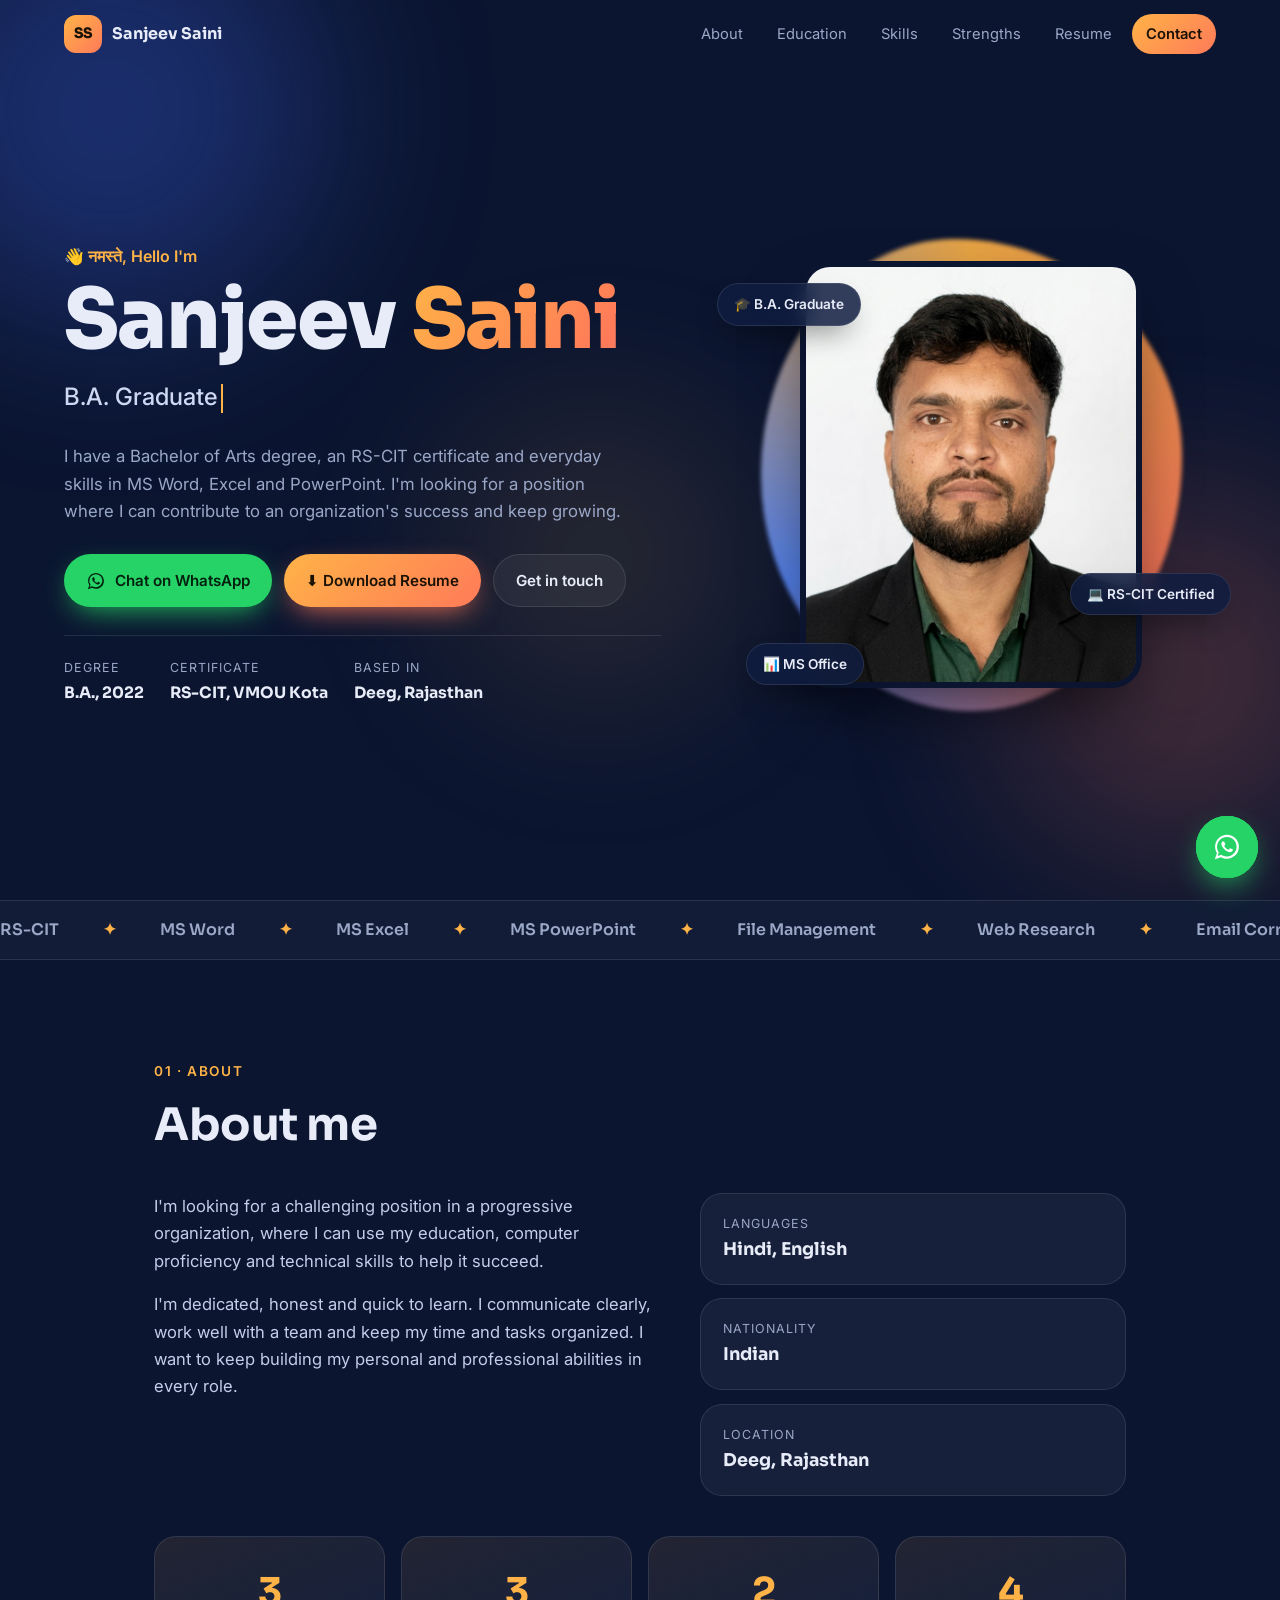
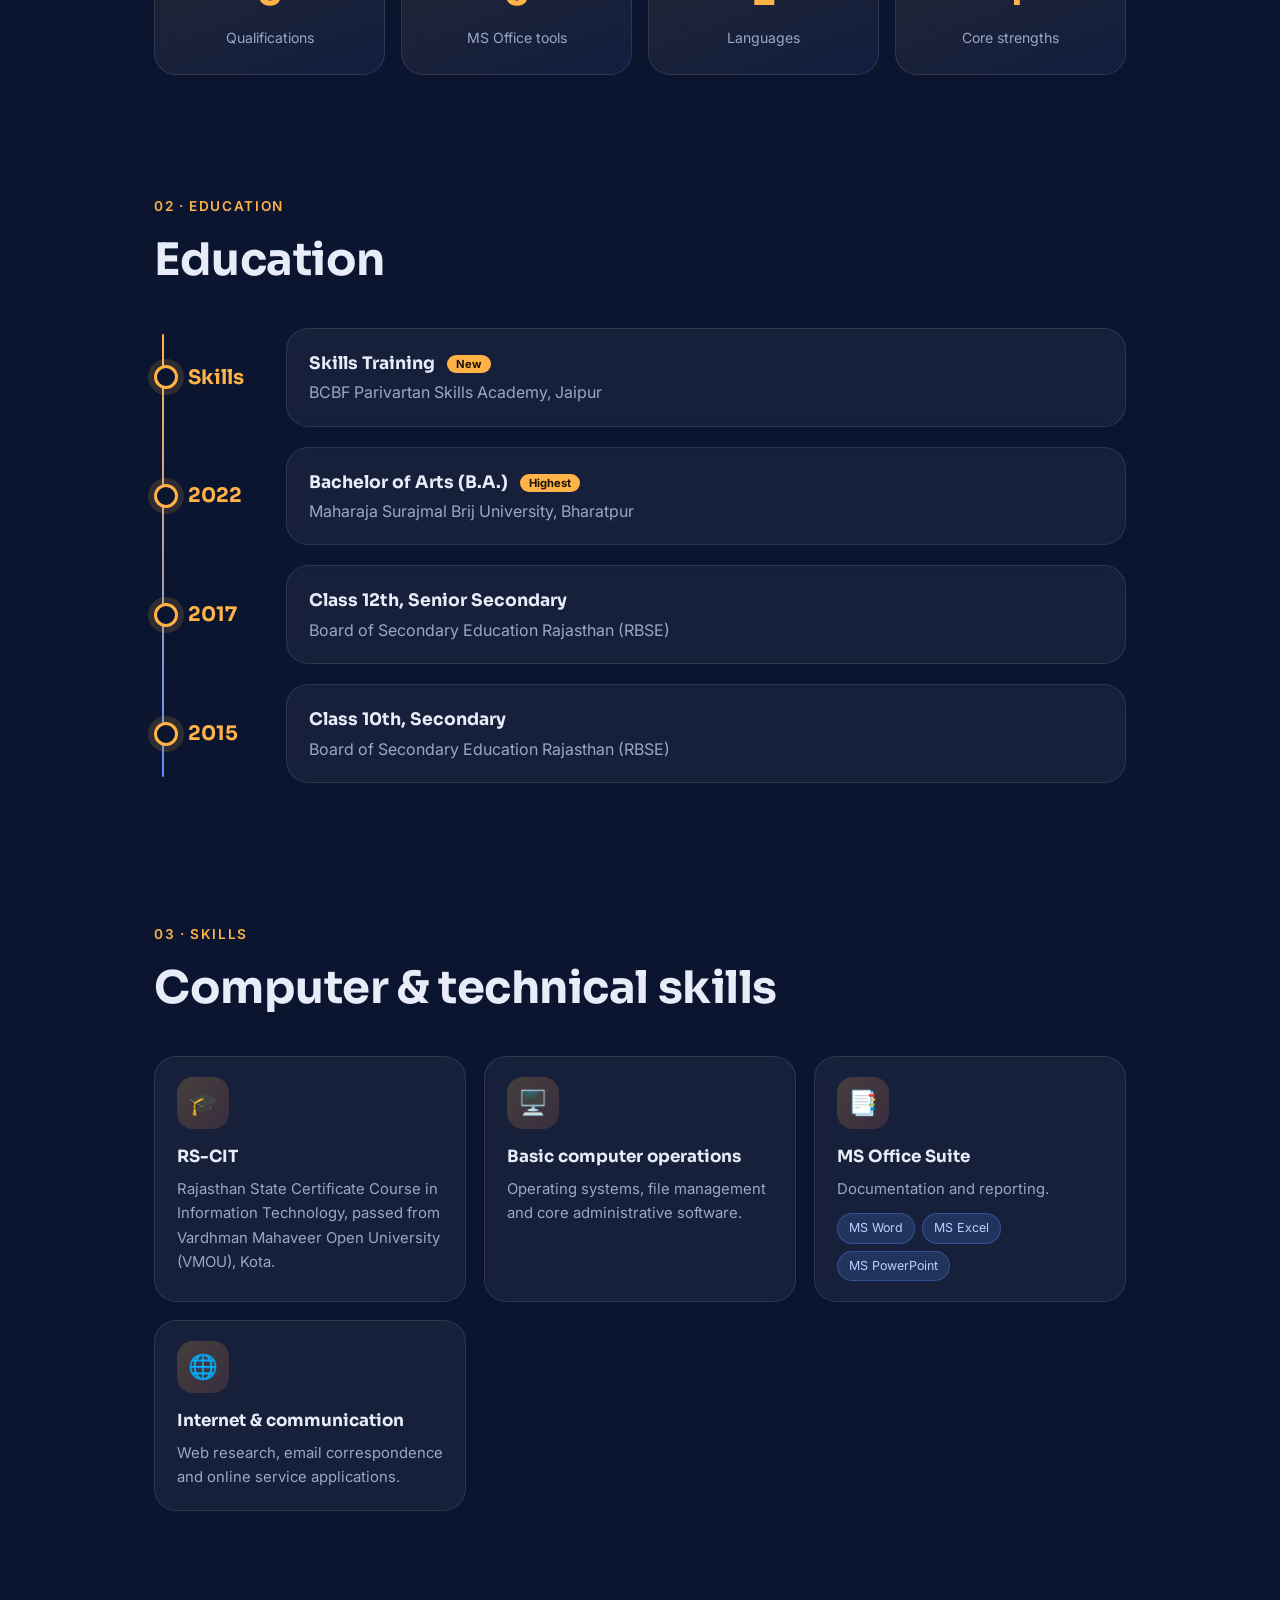
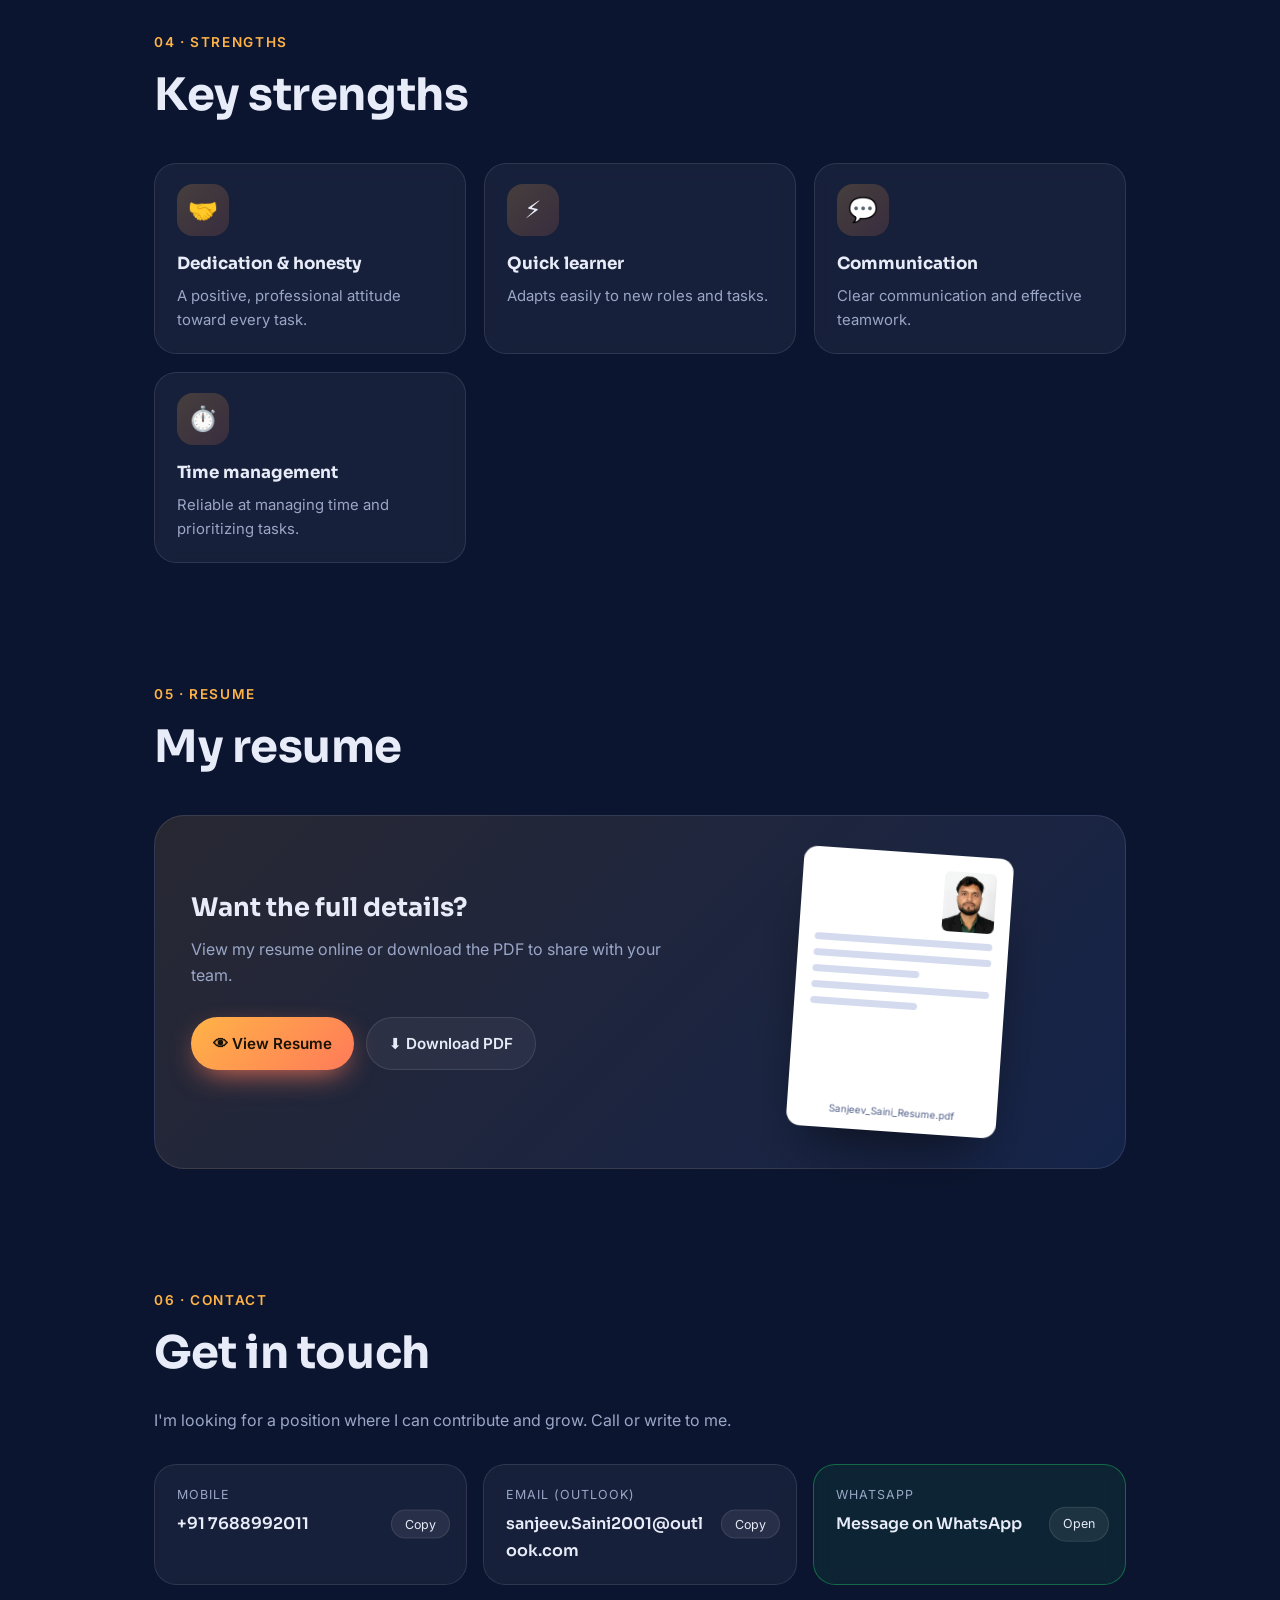
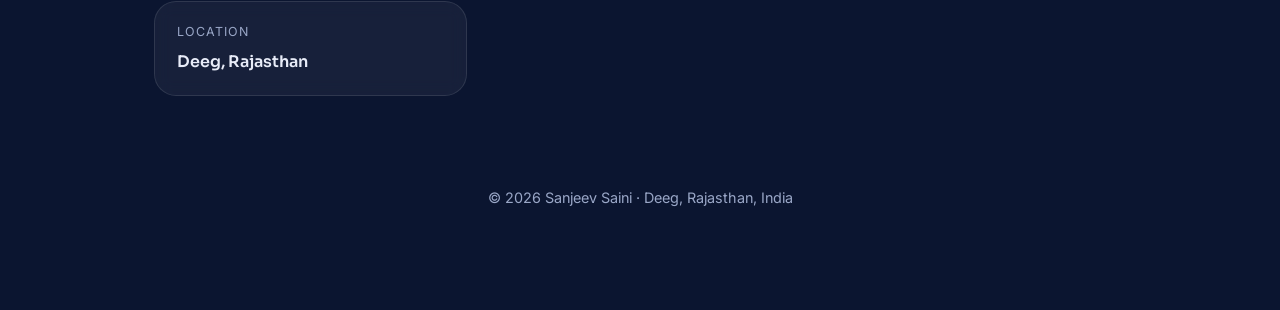
<file: index.html>
<!DOCTYPE html>
<html lang="en">
<head>
<meta charset="UTF-8">
<meta name="viewport" content="width=device-width, initial-scale=1">
<title>Sanjeev Saini | B.A. Graduate · RS-CIT Certified</title>
<meta name="description" content="Sanjeev Saini from Deeg, Rajasthan. B.A. graduate, RS-CIT certified, skilled in MS Office. Download resume or message on WhatsApp.">
<meta name="theme-color" content="#0b1530">
<meta property="og:title" content="Sanjeev Saini | Portfolio">
<meta property="og:description" content="B.A. Graduate · RS-CIT Certified · Deeg, Rajasthan">
<meta property="og:image" content="photo.jpg">
<link rel="preconnect" href="https://fonts.googleapis.com">
<link rel="preconnect" href="https://fonts.gstatic.com" crossorigin>
<link href="https://fonts.googleapis.com/css2?family=Inter:wght@400;500;600&family=Sora:wght@500;600;700;800&display=swap" rel="stylesheet">
<link rel="stylesheet" href="style.css">
</head>
<body id="top">
<div class="progress" id="progress"></div>
<div class="blobs" aria-hidden="true"><span></span><span></span><span></span></div>

<header class="nav" id="nav">
  <a href="#top" class="logo"><span>SS</span> Sanjeev Saini</a>
  <button class="burger" id="burger" aria-label="Menu" aria-expanded="false"><i></i><i></i><i></i></button>
  <nav id="menu">
    <a href="#about">About</a>
    <a href="#education">Education</a>
    <a href="#skills">Skills</a>
    <a href="#strengths">Strengths</a>
    <a href="#resume">Resume</a>
    <a href="#contact" class="nav-cta">Contact</a>
  </nav>
</header>

<main>
<!-- HERO -->
<section class="hero">
  <div class="hero-text">
    <p class="hello reveal"><span class="wave">👋</span> नमस्ते, Hello I'm</p>
    <h1 class="reveal d1">Sanjeev <span class="grad">Saini</span></h1>
    <p class="role reveal d2"><span id="typed"></span><span class="caret"></span></p>
    <p class="lead reveal d3">I have a Bachelor of Arts degree, an RS-CIT certificate and everyday skills in MS Word, Excel and PowerPoint. I'm looking for a position where I can contribute to an organization's success and keep growing.</p>
    <div class="btns reveal d4">
      <a class="btn wa" href="https://wa.me/917688992011?text=Hello%20Sanjeev" target="_blank" rel="noopener">
        <svg viewBox="0 0 32 32" width="20" height="20" fill="currentColor"><path d="M16 3C9 3 3.3 8.7 3.3 15.7c0 2.5.7 4.8 2 6.8L3 29l6.7-2.2c1.9 1.1 4.100 1.700 6.300 1.700 7 0 12.700-5.700 12.700-12.700S23 3 16 3zm0 23.100c-2 0-3.900-.6-5.600-1.600l-.4-.2-4 1.300 1.300-3.900-.3-.4a10.400 10.400 0 1 1 9 4.800zm5.700-7.800c-.3-.2-1.800-.9-2.100-1s-.5-.2-.7.200-.8 1-.9 1.200-.3.200-.6.100c-1.800-.9-3-1.600-4.200-3.700-.3-.5.300-.5.900-1.700.1-.2 0-.4 0-.5l-1-2.300c-.2-.6-.5-.5-.7-.5h-.6c-.2 0-.5.100-.8.400-.3.300-1 1-1 2.500s1.100 2.900 1.200 3.100c.2.200 2.100 3.300 5.200 4.600 1.900.8 2.700.9 3.600.7.600-.1 1.800-.7 2-1.400.3-.7.300-1.300.2-1.400-.1-.2-.3-.3-.6-.4z"/></svg>
        Chat on WhatsApp
      </a>
      <a class="btn primary" href="Sanjeev_Saini_Resume.pdf" download>⬇ Download Resume</a>
      <a class="btn ghost" href="#contact">Get in touch</a>
    </div>
    <div class="facts reveal d5">
      <div><small>Degree</small><b>B.A., 2022</b></div>
      <div><small>Certificate</small><b>RS-CIT, VMOU Kota</b></div>
      <div><small>Based in</small><b>Deeg, Rajasthan</b></div>
    </div>
  </div>

  <div class="hero-photo reveal d2">
    <div class="ring"></div>
    <div class="frame tilt">
      <img src="photo.jpg" alt="Portrait of Sanjeev Saini" width="798" height="900" fetchpriority="high">
    </div>
    <div class="chip c1">🎓 B.A. Graduate</div>
    <div class="chip c2">💻 RS-CIT Certified</div>
    <div class="chip c3">📊 MS Office</div>
  </div>
</section>

<!-- MARQUEE -->
<div class="marquee" aria-hidden="true">
  <div class="track">
    <span>RS-CIT</span><span>MS Word</span><span>MS Excel</span><span>MS PowerPoint</span><span>File Management</span><span>Web Research</span><span>Email Correspondence</span><span>Online Services</span><span>Documentation</span><span>Hindi</span><span>English</span>
    <span>RS-CIT</span><span>MS Word</span><span>MS Excel</span><span>MS PowerPoint</span><span>File Management</span><span>Web Research</span><span>Email Correspondence</span><span>Online Services</span><span>Documentation</span><span>Hindi</span><span>English</span>
  </div>
</div>

<!-- ABOUT -->
<section id="about" class="sec">
  <p class="eyebrow reveal">01 · About</p>
  <h2 class="reveal">About me</h2>
  <div class="about-grid">
    <div class="reveal">
      <p>I'm looking for a challenging position in a progressive organization, where I can use my education, computer proficiency and technical skills to help it succeed.</p>
      <p>I'm dedicated, honest and quick to learn. I communicate clearly, work well with a team and keep my time and tasks organized. I want to keep building my personal and professional abilities in every role.</p>
    </div>
    <div class="info-cards">
      <div class="card reveal tilt"><small>Languages</small><b>Hindi, English</b></div>
      <div class="card reveal d1 tilt"><small>Nationality</small><b>Indian</b></div>
      <div class="card reveal d2 tilt"><small>Location</small><b>Deeg, Rajasthan</b></div>
    </div>
  </div>
  <div class="stats">
    <div class="stat reveal"><b data-count="3">0</b><span>Qualifications</span></div>
    <div class="stat reveal d1"><b data-count="3">0</b><span>MS Office tools</span></div>
    <div class="stat reveal d2"><b data-count="2">0</b><span>Languages</span></div>
    <div class="stat reveal d3"><b data-count="4">0</b><span>Core strengths</span></div>
  </div>
</section>

<!-- EDUCATION -->
<section id="education" class="sec">
  <p class="eyebrow reveal">02 · Education</p>
  <h2 class="reveal">Education</h2>
  <div class="timeline">
    <article class="t-item reveal">
      <span class="year">Skills</span>
      <div class="t-card"><h3>Skills Training <em>New</em></h3><p>BCBF Parivartan Skills Academy, Jaipur</p></div>
    </article>
    <article class="t-item reveal">
      <span class="year">2022</span>
      <div class="t-card"><h3>Bachelor of Arts (B.A.) <em>Highest</em></h3><p>Maharaja Surajmal Brij University, Bharatpur</p></div>
    </article>
    <article class="t-item reveal d1">
      <span class="year">2017</span>
      <div class="t-card"><h3>Class 12th, Senior Secondary</h3><p>Board of Secondary Education Rajasthan (RBSE)</p></div>
    </article>
    <article class="t-item reveal d2">
      <span class="year">2015</span>
      <div class="t-card"><h3>Class 10th, Secondary</h3><p>Board of Secondary Education Rajasthan (RBSE)</p></div>
    </article>
  </div>
</section>

<!-- SKILLS -->
<section id="skills" class="sec">
  <p class="eyebrow reveal">03 · Skills</p>
  <h2 class="reveal">Computer &amp; technical skills</h2>
  <div class="grid4">
    <div class="card hover reveal tilt"><div class="ic">🎓</div><h3>RS-CIT</h3><p>Rajasthan State Certificate Course in Information Technology, passed from Vardhman Mahaveer Open University (VMOU), Kota.</p></div>
    <div class="card hover reveal d1 tilt"><div class="ic">🖥️</div><h3>Basic computer operations</h3><p>Operating systems, file management and core administrative software.</p></div>
    <div class="card hover reveal d2 tilt"><div class="ic">📑</div><h3>MS Office Suite</h3><p>Documentation and reporting.</p><div class="tags"><span>MS Word</span><span>MS Excel</span><span>MS PowerPoint</span></div></div>
    <div class="card hover reveal d3 tilt"><div class="ic">🌐</div><h3>Internet &amp; communication</h3><p>Web research, email correspondence and online service applications.</p></div>
  </div>
</section>

<!-- STRENGTHS -->
<section id="strengths" class="sec">
  <p class="eyebrow reveal">04 · Strengths</p>
  <h2 class="reveal">Key strengths</h2>
  <div class="grid4">
    <div class="card hover reveal tilt"><div class="ic">🤝</div><h3>Dedication &amp; honesty</h3><p>A positive, professional attitude toward every task.</p></div>
    <div class="card hover reveal d1 tilt"><div class="ic">⚡</div><h3>Quick learner</h3><p>Adapts easily to new roles and tasks.</p></div>
    <div class="card hover reveal d2 tilt"><div class="ic">💬</div><h3>Communication</h3><p>Clear communication and effective teamwork.</p></div>
    <div class="card hover reveal d3 tilt"><div class="ic">⏱️</div><h3>Time management</h3><p>Reliable at managing time and prioritizing tasks.</p></div>
  </div>
</section>

<!-- RESUME -->
<section id="resume" class="sec">
  <p class="eyebrow reveal">05 · Resume</p>
  <h2 class="reveal">My resume</h2>
  <div class="resume-box reveal">
    <div>
      <h3>Want the full details?</h3>
      <p>View my resume online or download the PDF to share with your team.</p>
      <div class="btns">
        <a class="btn primary" href="Sanjeev_Saini_Resume.pdf" target="_blank" rel="noopener">👁 View Resume</a>
        <a class="btn ghost" href="Sanjeev_Saini_Resume.pdf" download>⬇ Download PDF</a>
      </div>
    </div>
    <a class="paper tilt" href="Sanjeev_Saini_Resume.pdf" target="_blank" rel="noopener" aria-label="Open resume PDF">
      <img src="photo.jpg" alt="" loading="lazy">
      <i></i><i></i><i class="s"></i><i></i><i class="s"></i>
      <span>Sanjeev_Saini_Resume.pdf</span>
    </a>
  </div>
</section>

<!-- CONTACT -->
<section id="contact" class="sec">
  <p class="eyebrow reveal">06 · Contact</p>
  <h2 class="reveal">Get in touch</h2>
  <p class="sub reveal">I'm looking for a position where I can contribute and grow. Call or write to me.</p>
  <div class="contact-grid">
    <div class="c-card reveal"><small>Mobile</small><a href="tel:+917688992011">+91 7688992011</a><button class="copy" data-copy="+917688992011">Copy</button></div>
    <div class="c-card reveal d1"><small>Email (Outlook)</small><a href="mailto:sanjeev.Saini2001@outlook.com">sanjeev.Saini2001@outlook.com</a><button class="copy" data-copy="sanjeev.Saini2001@outlook.com">Copy</button></div>
    <div class="c-card wa-card reveal d2"><small>WhatsApp</small><a href="https://wa.me/917688992011?text=Hello%20Sanjeev" target="_blank" rel="noopener">Message on WhatsApp</a><a class="copy open" href="https://wa.me/917688992011?text=Hello%20Sanjeev" target="_blank" rel="noopener">Open</a></div>
    <div class="c-card reveal d3"><small>Location</small><span>Deeg, Rajasthan</span></div>
  </div>
</section>
</main>

<footer>© 2026 Sanjeev Saini · Deeg, Rajasthan, India</footer>

<a class="float-wa" href="https://wa.me/917688992011?text=Hello%20Sanjeev" target="_blank" rel="noopener" aria-label="Chat on WhatsApp">
  <svg viewBox="0 0 32 32" width="30" height="30" fill="#fff"><path d="M16 3C9 3 3.3 8.7 3.3 15.7c0 2.5.7 4.8 2 6.8L3 29l6.7-2.2c1.9 1.1 4.100 1.700 6.300 1.700 7 0 12.700-5.700 12.700-12.700S23 3 16 3zm0 23.100c-2 0-3.900-.6-5.600-1.600l-.4-.2-4 1.300 1.300-3.900-.3-.4a10.400 10.400 0 1 1 9 4.800zm5.700-7.800c-.3-.2-1.800-.9-2.100-1s-.5-.2-.7.200-.8 1-.9 1.200-.3.200-.6.100c-1.800-.9-3-1.600-4.200-3.700-.3-.5.300-.5.900-1.700.1-.2 0-.4 0-.5l-1-2.300c-.2-.6-.5-.5-.7-.5h-.6c-.2 0-.5.100-.8.400-.3.300-1 1-1 2.500s1.100 2.900 1.200 3.100c.2.200 2.100 3.300 5.200 4.600 1.900.8 2.700.9 3.600.7.600-.1 1.800-.7 2-1.400.3-.7.300-1.300.2-1.400-.1-.2-.3-.3-.6-.4z"/></svg>
</a>
<div class="toast" id="toast">Copied!</div>
<script src="script.js"></script>
</body>
</html>
</file>
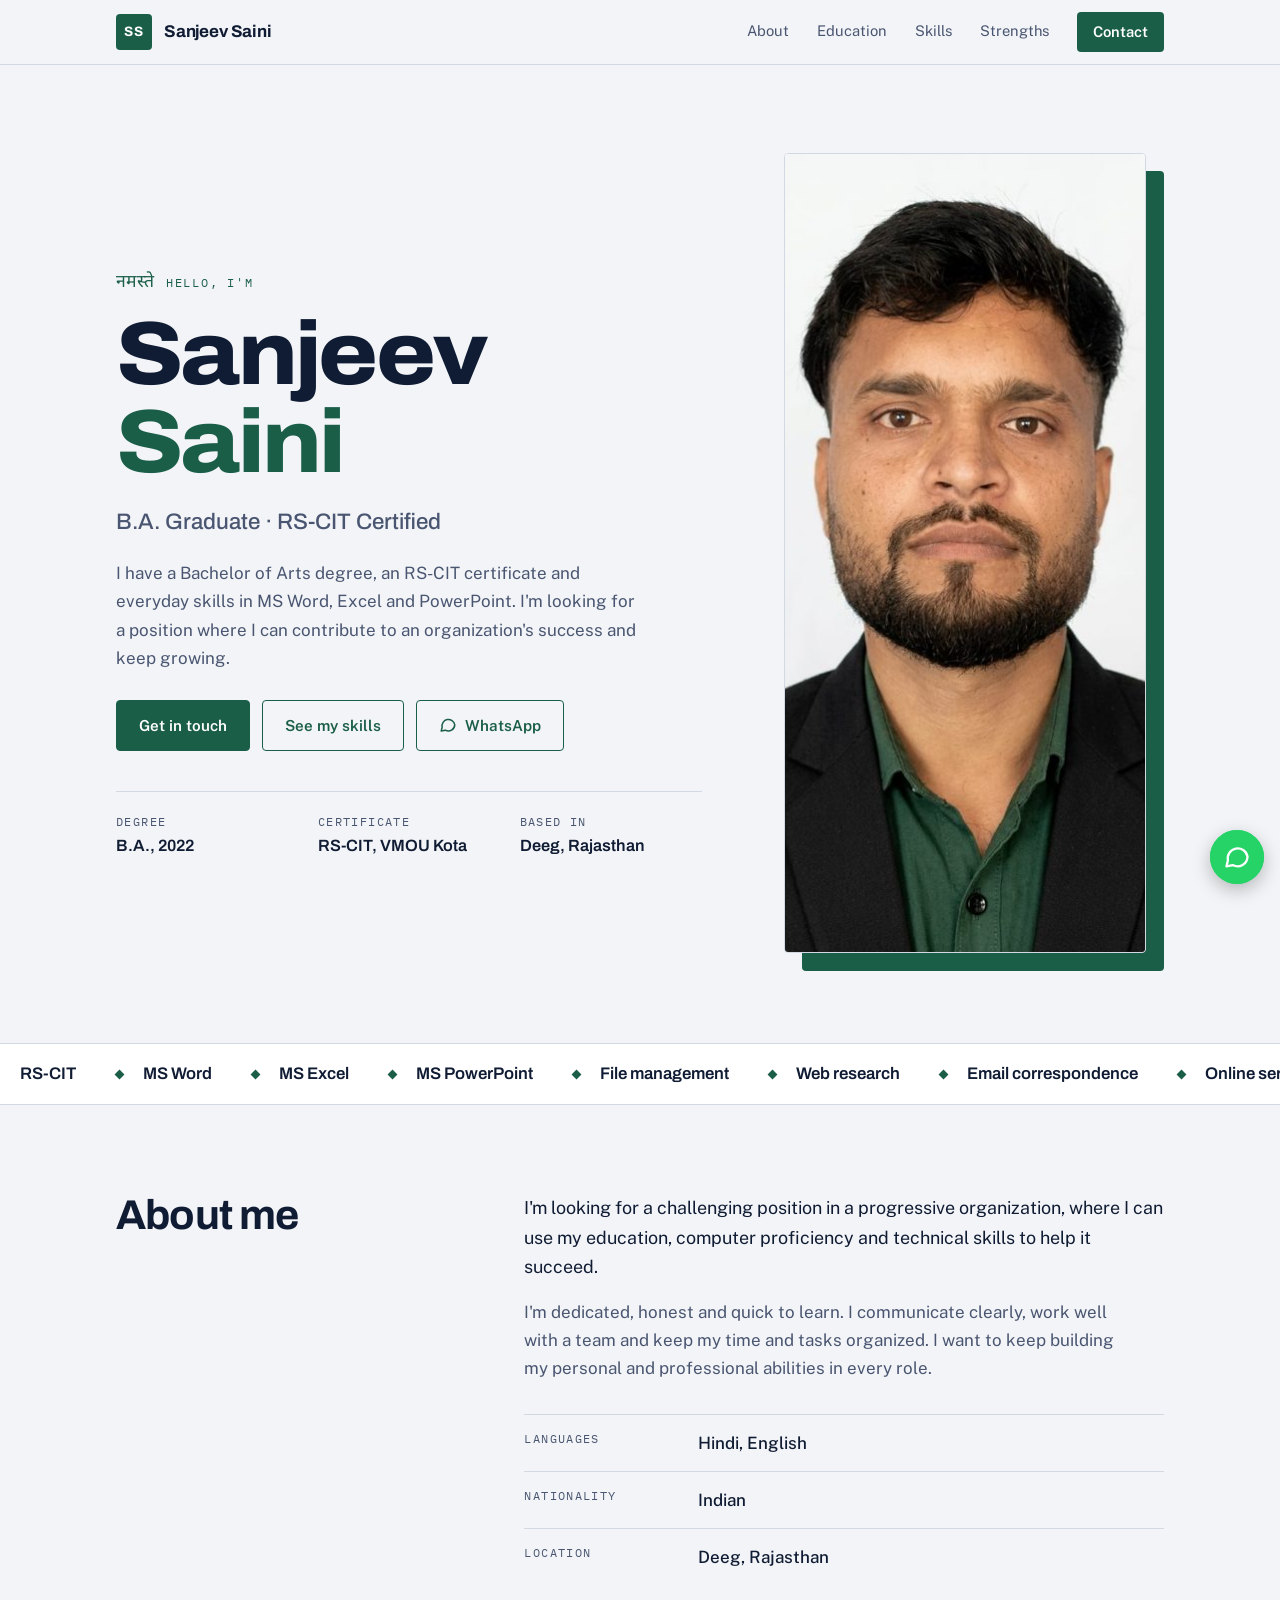
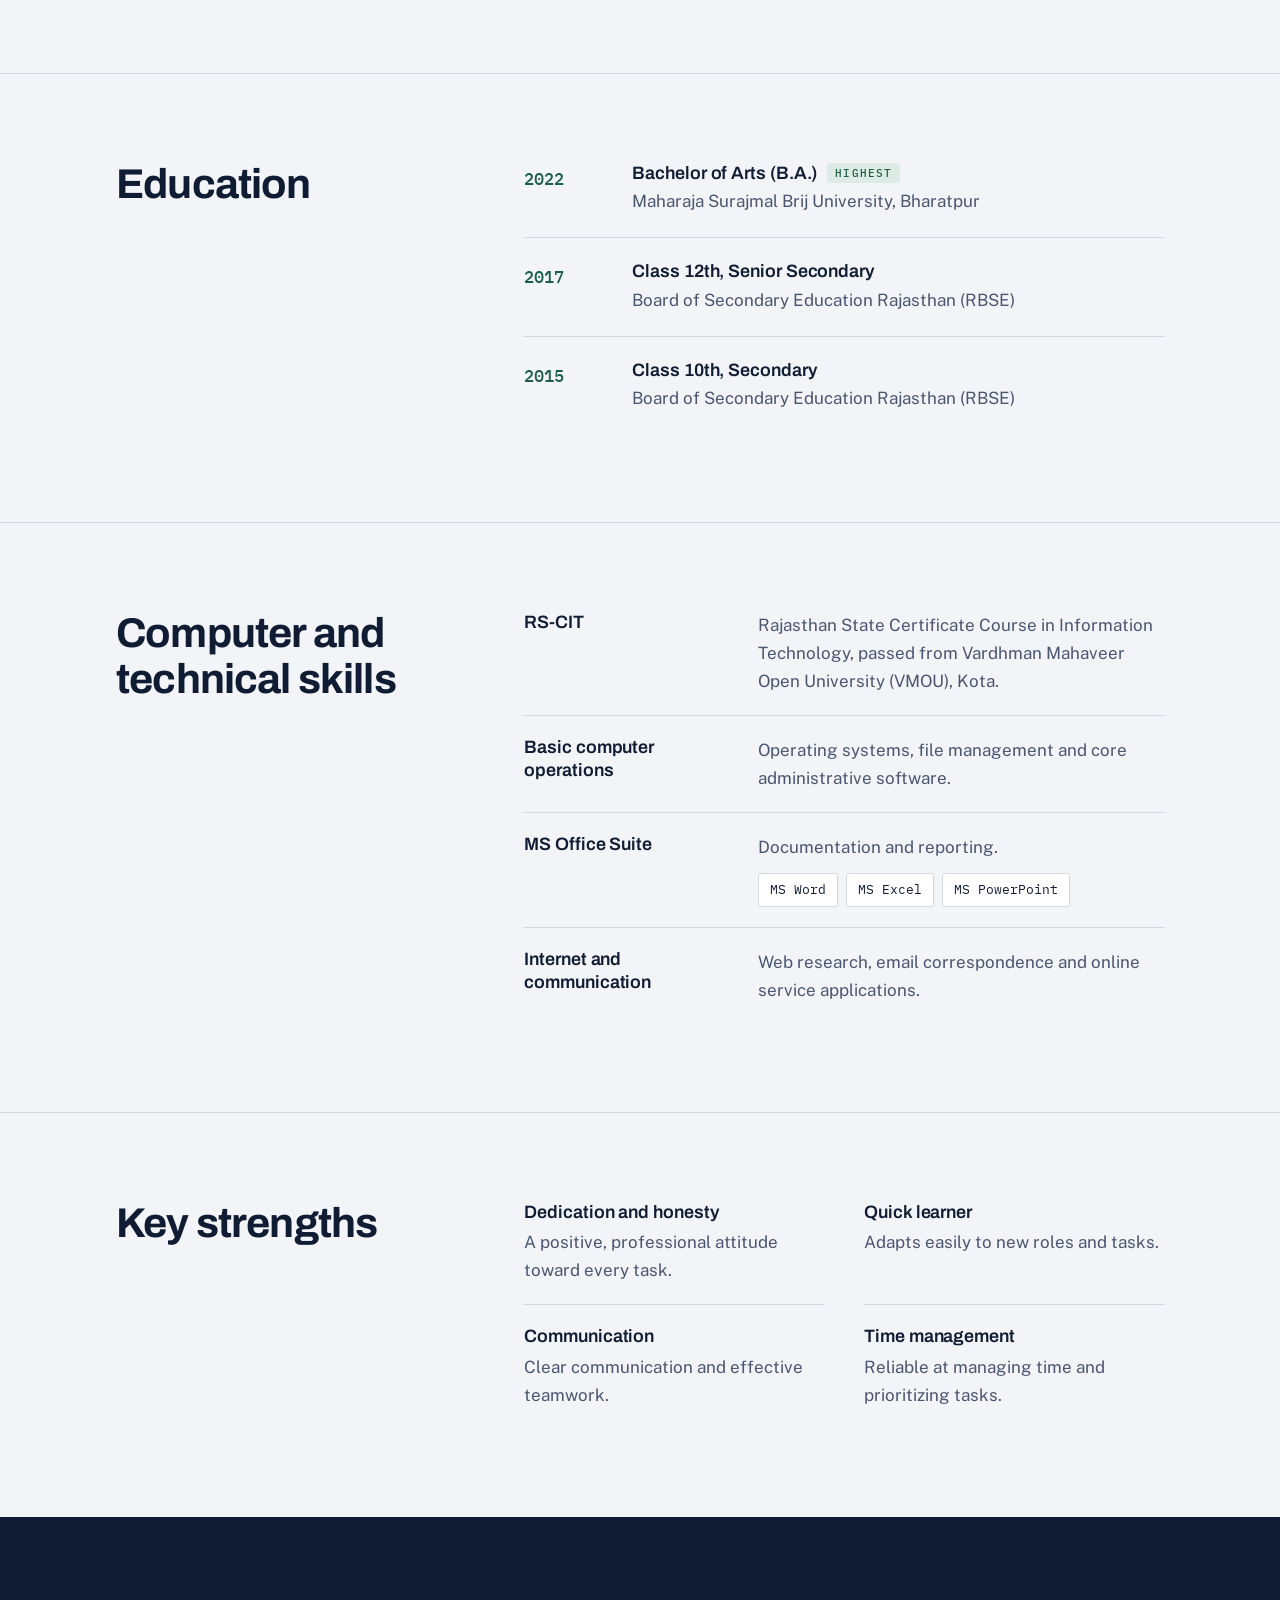
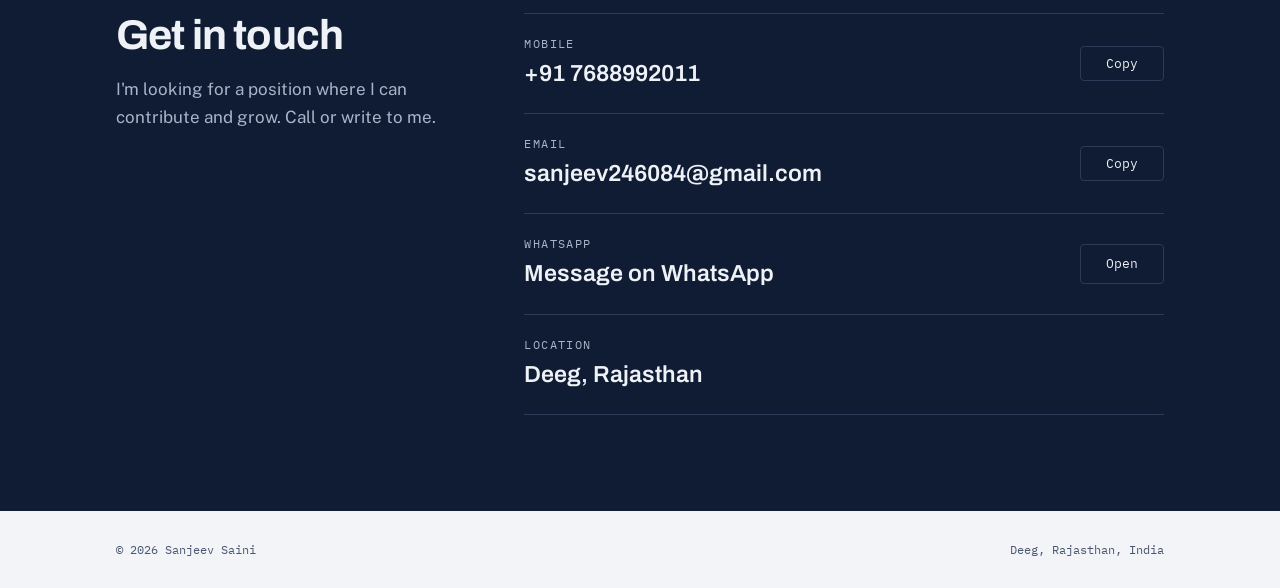
<file: Sanjeev Saini.html>
<!doctype html><html><head><meta charset=utf8><meta name=viewport content="width=device-width,initial-scale=1,viewport-fit=cover"><style>:root{color-scheme:light;box-sizing:border-box;padding-top:env(safe-area-inset-top,0px);padding-bottom:env(safe-area-inset-bottom,0px)}html{scroll-padding-top:env(safe-area-inset-top,0px)}body{margin:0;padding:0;font:14px -apple-system,BlinkMacSystemFont,sans-serif;background:#fff;color:#000}img{max-width:100%}[hidden]:not([hidden=until-found i]){display:none!important}</style></head><body>
<title>Sanjeev Saini</title>
<meta name="claude:viewport-fit-sides" content="cover">
<link rel="preconnect" href="https://fonts.googleapis.com">
<link rel="preconnect" href="https://fonts.gstatic.com" crossorigin>
<link rel="stylesheet" href="https://fonts.googleapis.com/css2?family=Archivo:wdth,wght@75..125,500..800&family=Public+Sans:wght@400;500;600&family=IBM+Plex+Mono:wght@400;500&family=Noto+Sans+Devanagari:wght@600&display=swap">
<style>
/* Layout: slim sticky header, split hero (text + framed portrait), hairline-ruled two-column sections, one inverted contact band. Navy ink from the resume, deep green taken from the shirt in the photo. */
:root {
  --bg: #F2F4F7;
  --surface: #FFFFFF;
  --ink: #101C33;
  --muted: #4A5671;
  --line: #D3D9E3;
  --accent: #1B5E48;
  --accent-soft: #DCEBE4;
  --on-accent: #FFFFFF;
  --band-bg: #101C33;
  --band-fg: #EEF1F6;
  --band-muted: #A9B4C9;
  --band-line: #2B3A57;
  --band-accent: #7ED4AE;
  --font-display: "Archivo", "Segoe UI", Arial, sans-serif;
  --font-body: "Public Sans", "Segoe UI", Arial, sans-serif;
  --font-mono: "IBM Plex Mono", ui-monospace, Menlo, Consolas, monospace;
  --font-deva: "Noto Sans Devanagari", "Nirmala UI", sans-serif;
}
@media (prefers-color-scheme: dark) {
  :root:not([data-theme="light"]) {
    --bg: #0C1424;
    --surface: #131D31;
    --ink: #E8ECF3;
    --muted: #9AA7BF;
    --line: #25324B;
    --accent: #5FC79F;
    --accent-soft: #17302A;
    --on-accent: #08150F;
    --band-bg: #08101D;
    --band-fg: #E8ECF3;
    --band-muted: #9AA7BF;
    --band-line: #22304A;
    --band-accent: #5FC79F;
    color-scheme: dark;
  }
}
:root[data-theme="dark"] {
  --bg: #0C1424;
  --surface: #131D31;
  --ink: #E8ECF3;
  --muted: #9AA7BF;
  --line: #25324B;
  --accent: #5FC79F;
  --accent-soft: #17302A;
  --on-accent: #08150F;
  --band-bg: #08101D;
  --band-fg: #E8ECF3;
  --band-muted: #9AA7BF;
  --band-line: #22304A;
  --band-accent: #5FC79F;
  color-scheme: dark;
}

*, *::before, *::after { box-sizing: border-box; }
html { scroll-behavior: smooth; }
body {
  background: var(--bg);
  color: var(--ink);
  font-family: var(--font-body);
  font-size: 17px;
  line-height: 1.65;
  -webkit-text-size-adjust: 100%;
}
body::before {
  content: "";
  position: fixed;
  inset: 0 0 auto;
  height: env(safe-area-inset-top, 0px);
  z-index: 10;
  background: var(--bg);
}
h1, h2, h3, p, dl, dd, ol, ul { margin: 0; padding: 0; }
a { color: inherit; }
a:focus-visible, button:focus-visible {
  outline: 2px solid var(--accent);
  outline-offset: 3px;
}
.wrap {
  max-width: 1080px;
  margin-inline: auto;
  padding-left: max(16px, env(safe-area-inset-left, 0px));
  padding-right: max(16px, env(safe-area-inset-right, 0px));
}

/* Header */
.site-header {
  position: sticky;
  top: env(safe-area-inset-top, 0px);
  z-index: 20;
  background: var(--bg);
  border-bottom: 1px solid var(--line);
}
.site-header .wrap {
  display: flex;
  align-items: center;
  justify-content: space-between;
  gap: 16px;
  padding-block: 12px;
}
.brand {
  display: flex;
  align-items: center;
  gap: 12px;
  font-family: var(--font-display);
  font-weight: 700;
  letter-spacing: -0.01em;
  text-decoration: none;
}
.mark {
  width: 36px;
  height: 36px;
  display: grid;
  place-items: center;
  background: var(--accent);
  color: var(--on-accent);
  border-radius: 4px;
  font-size: 0.85rem;
  letter-spacing: 0.04em;
}
.nav {
  display: flex;
  align-items: center;
  gap: clamp(14px, 3vw, 28px);
  font-size: 0.92rem;
}
.nav a {
  color: var(--muted);
  text-decoration: none;
  padding-block: 4px;
  border-bottom: 2px solid transparent;
  transition: color 0.15s, border-color 0.15s;
}
.nav a:hover { color: var(--ink); border-bottom-color: var(--accent); }
.nav a.nav-cta {
  color: var(--on-accent);
  background: var(--accent);
  padding: 8px 16px;
  border-radius: 4px;
  border-bottom: 0;
  font-weight: 600;
}
.nav a.nav-cta:hover { color: var(--on-accent); opacity: 0.9; }

/* Hero */
.hero { padding-block: clamp(40px, 7vw, 88px) clamp(40px, 6vw, 72px); }
.hero-grid {
  display: grid;
  grid-template-columns: minmax(0, 1.2fr) minmax(0, 0.8fr);
  gap: clamp(32px, 6vw, 72px);
  align-items: center;
}
.eyebrow {
  display: flex;
  align-items: center;
  gap: 12px;
  font-family: var(--font-mono);
  font-size: 0.78rem;
  letter-spacing: 0.14em;
  text-transform: uppercase;
  color: var(--accent);
}
.deva {
  font-family: var(--font-deva);
  font-size: 1.1rem;
  letter-spacing: 0;
  text-transform: none;
}
h1 {
  margin-top: 14px;
  font-family: var(--font-display);
  font-weight: 800;
  font-size: clamp(2.8rem, 10vw, 5.6rem);
  line-height: 0.98;
  letter-spacing: -0.03em;
  font-variation-settings: "wdth" 108;
}
h1 span { display: block; }
h1 .surname { color: var(--accent); }
.role {
  margin-top: 18px;
  font-family: var(--font-display);
  font-size: clamp(1.1rem, 2.4vw, 1.4rem);
  font-weight: 500;
  color: var(--muted);
}
.lead {
  margin-top: 18px;
  max-width: 52ch;
  color: var(--muted);
}
.actions { display: flex; flex-wrap: wrap; gap: 12px; margin-top: 28px; }
.btn {
  display: inline-flex;
  align-items: center;
  padding: 12px 22px;
  border: 1.5px solid var(--accent);
  border-radius: 4px;
  font-weight: 600;
  font-size: 0.95rem;
  text-decoration: none;
  transition: background 0.15s, color 0.15s, opacity 0.15s;
}
.btn.primary { background: var(--accent); color: var(--on-accent); }
.btn.primary:hover { opacity: 0.9; }
.btn.ghost { color: var(--accent); }
.btn.ghost:hover { background: var(--accent-soft); }

.facts {
  display: grid;
  grid-template-columns: repeat(3, minmax(0, 1fr));
  gap: 20px;
  margin-top: 40px;
  padding-top: 20px;
  border-top: 1px solid var(--line);
}
.facts dt, .kv dt {
  font-family: var(--font-mono);
  font-size: 0.72rem;
  letter-spacing: 0.12em;
  text-transform: uppercase;
  color: var(--muted);
}
.facts dd {
  margin-top: 4px;
  font-family: var(--font-display);
  font-weight: 600;
  font-size: 1.02rem;
  line-height: 1.35;
}

.portrait {
  position: relative;
  width: 100%;
  max-width: 380px;
  justify-self: end;
  padding: 0 18px 18px 0;
}
.portrait::before {
  content: "";
  position: absolute;
  inset: 18px 0 0 18px;
  background: var(--accent);
  border-radius: 4px;
}
.portrait img {
  position: relative;
  display: block;
  width: 100%;
  aspect-ratio: 4 / 5;
  object-fit: cover;
  object-position: center top;
  background: #FFFFFF;
  border: 1px solid var(--line);
  border-radius: 4px;
}

/* Sections */
.section {
  padding-block: clamp(48px, 7vw, 88px);
  border-top: 1px solid var(--line);
}
.split {
  display: grid;
  grid-template-columns: minmax(0, 0.7fr) minmax(0, 1.3fr);
  gap: clamp(24px, 5vw, 64px);
}
h2 {
  font-family: var(--font-display);
  font-weight: 700;
  font-size: clamp(1.8rem, 4vw, 2.6rem);
  line-height: 1.1;
  letter-spacing: -0.02em;
  text-wrap: balance;
}
h3 {
  font-family: var(--font-display);
  font-weight: 600;
  font-size: 1.12rem;
  line-height: 1.3;
  letter-spacing: -0.005em;
}
.prose p { max-width: 60ch; color: var(--muted); }
.prose p + p { margin-top: 16px; }
.prose p:first-child { color: var(--ink); font-size: 1.12rem; }
.kv { margin-top: 32px; }
.kv > div {
  display: grid;
  grid-template-columns: minmax(0, 150px) minmax(0, 1fr);
  gap: 8px 24px;
  padding-block: 14px;
  border-top: 1px solid var(--line);
}
.kv dd { font-weight: 500; }

.timeline { list-style: none; }
.timeline li {
  display: grid;
  grid-template-columns: 84px minmax(0, 1fr);
  gap: 8px 24px;
  padding-block: 22px;
  border-top: 1px solid var(--line);
}
.timeline li:first-child { padding-top: 0; border-top: 0; }
.year {
  font-family: var(--font-mono);
  font-weight: 500;
  color: var(--accent);
  padding-top: 3px;
}
.timeline .board { color: var(--muted); margin-top: 2px; }
.tag {
  display: inline-block;
  margin-left: 10px;
  vertical-align: 2px;
  font-family: var(--font-mono);
  font-size: 0.68rem;
  font-weight: 500;
  letter-spacing: 0.1em;
  text-transform: uppercase;
  background: var(--accent-soft);
  color: var(--accent);
  padding: 3px 8px;
  border-radius: 3px;
}

.skill {
  display: grid;
  grid-template-columns: minmax(0, 210px) minmax(0, 1fr);
  gap: 6px 24px;
  padding-block: 20px;
  border-top: 1px solid var(--line);
}
.skill:first-child { padding-top: 0; border-top: 0; }
.skill p { color: var(--muted); }
.chips { display: flex; flex-wrap: wrap; gap: 8px; margin-top: 12px; }
.chip {
  font-family: var(--font-mono);
  font-size: 0.82rem;
  padding: 5px 11px;
  border: 1px solid var(--line);
  background: var(--surface);
  border-radius: 3px;
}

.strengths {
  display: grid;
  grid-template-columns: repeat(2, minmax(0, 1fr));
  gap: 0 40px;
}
.strength { padding-block: 20px; border-top: 1px solid var(--line); }
.strength:nth-child(-n + 2) { padding-top: 0; border-top: 0; }
.strength p { margin-top: 4px; color: var(--muted); }

/* Contact band */
.band {
  background: var(--band-bg);
  color: var(--band-fg);
  padding-block: clamp(56px, 8vw, 96px);
}
.band p.sub { margin-top: 16px; max-width: 34ch; color: var(--band-muted); }
.contact-list { min-width: 0; }
.contact-row {
  display: grid;
  grid-template-columns: minmax(0, 1fr) auto;
  gap: 8px 16px;
  align-items: center;
  padding-block: 20px;
  border-top: 1px solid var(--band-line);
}
.contact-row:last-child { border-bottom: 1px solid var(--band-line); }
.contact-label {
  display: block;
  font-family: var(--font-mono);
  font-size: 0.72rem;
  letter-spacing: 0.12em;
  text-transform: uppercase;
  color: var(--band-muted);
}
.contact-value {
  display: block;
  margin-top: 2px;
  font-family: var(--font-display);
  font-weight: 600;
  font-size: clamp(1.1rem, 3.4vw, 1.45rem);
  overflow-wrap: anywhere;
  text-decoration: none;
}
a.contact-value:hover { text-decoration: underline; text-decoration-color: var(--band-accent); text-underline-offset: 4px; }
.copy {
  font-family: var(--font-mono);
  font-size: 0.8rem;
  color: var(--band-fg);
  background: transparent;
  border: 1px solid var(--band-line);
  border-radius: 4px;
  padding: 8px 14px;
  min-width: 84px;
  cursor: pointer;
  transition: border-color 0.15s, color 0.15s;
}
.copy:hover { border-color: var(--band-accent); color: var(--band-accent); }
.band a:focus-visible, .band button:focus-visible { outline-color: var(--band-accent); }

.footer .wrap {
  display: flex;
  flex-wrap: wrap;
  justify-content: space-between;
  gap: 8px 24px;
  padding-block: 28px;
  font-family: var(--font-mono);
  font-size: 0.78rem;
  color: var(--muted);
}

/* Motion */
html { scroll-padding-top: 72px; }
.progress {
  position: absolute;
  left: 0;
  bottom: -1px;
  height: 2px;
  width: 100%;
  background: var(--accent);
  transform: scaleX(0);
  transform-origin: left;
}
@keyframes rise { from { opacity: 0; transform: translateY(22px); } to { opacity: 1; transform: none; } }
@keyframes lineUp { from { transform: translateY(110%); } to { transform: none; } }
@keyframes blockIn { from { opacity: 0; transform: translate(-20px, -20px); } to { opacity: 1; transform: none; } }
@keyframes photoIn { from { opacity: 0; transform: scale(0.95); } to { opacity: 1; transform: none; } }
@keyframes bob { 0%, 100% { transform: translateY(0); } 50% { transform: translateY(-8px); } }
@keyframes marquee { to { transform: translateX(-50%); } }
@keyframes ping { from { transform: scale(1); opacity: 0.7; } to { transform: scale(1.6); opacity: 0; } }

h1 .ln { overflow: hidden; padding-bottom: 0.14em; margin-bottom: -0.14em; }
h1 .ln > span { display: block; animation: lineUp 0.9s cubic-bezier(0.2, 0.8, 0.2, 1) 0.15s both; }
h1 .ln.surname > span { animation-delay: 0.3s; }
.eyebrow { animation: rise 0.7s ease 0.05s both; }
.role { animation: rise 0.7s ease 0.5s both; }
.lead { animation: rise 0.7s ease 0.62s both; }
.actions { animation: rise 0.7s ease 0.74s both; }
.facts { animation: rise 0.7s ease 0.86s both; }
.portrait { animation: bob 7s ease-in-out 1.6s infinite; }
.portrait::before { animation: blockIn 0.9s cubic-bezier(0.2, 0.8, 0.2, 1) 0.25s both; }
.portrait img { animation: photoIn 0.9s ease 0.1s both; }

.btn { gap: 8px; transition: background 0.15s, color 0.15s, opacity 0.15s, transform 0.15s; }
.btn:hover { transform: translateY(-2px); }
.chip { transition: transform 0.15s, border-color 0.15s; }
.chip:hover { transform: translateY(-2px); border-color: var(--accent); }
.skill h3 { transition: color 0.15s; }
.skill:hover h3 { color: var(--accent); }
a.copy { display: inline-block; text-align: center; text-decoration: none; }

.js .reveal :is(h2, .prose p, .band .sub, .timeline li, .skill, .strength, .contact-row, .kv > div) {
  opacity: 0.25;
  transform: translateY(18px);
  transition: opacity 0.7s ease, transform 0.7s cubic-bezier(0.2, 0.8, 0.2, 1);
  transition-delay: calc(var(--i, 0) * 90ms);
}
.js .reveal.in :is(h2, .prose p, .band .sub, .timeline li, .skill, .strength, .contact-row, .kv > div) {
  opacity: 1;
  transform: none;
}

.marquee {
  overflow: hidden;
  background: var(--surface);
  border-top: 1px solid var(--line);
  padding-block: 16px;
}
.marquee-track { display: flex; width: max-content; animation: marquee 38s linear infinite; }
.marquee:hover .marquee-track { animation-play-state: paused; }
.mq-list { display: flex; flex: none; list-style: none; }
.mq-list li {
  display: flex;
  align-items: center;
  white-space: nowrap;
  padding-left: 20px;
  font-family: var(--font-display);
  font-weight: 600;
  font-size: 1.05rem;
}
.mq-list li::after {
  content: "";
  width: 7px;
  height: 7px;
  margin-left: 40px;
  background: var(--accent);
  transform: rotate(45deg);
}

.wa-float {
  position: fixed;
  right: max(16px, env(safe-area-inset-right, 0px));
  bottom: calc(16px + env(safe-area-inset-bottom, 0px));
  z-index: 15;
  width: 54px;
  height: 54px;
  display: grid;
  place-items: center;
  border-radius: 50%;
  background: #25D366;
  box-shadow: 0 6px 18px rgba(0, 0, 0, 0.25);
  transition: transform 0.15s;
}
.wa-float:hover { transform: scale(1.08); }
.wa-float:focus-visible { outline: 2px solid var(--ink); outline-offset: 3px; }
.wa-float::after {
  content: "";
  position: absolute;
  inset: 0;
  border-radius: 50%;
  border: 2px solid #25D366;
  animation: ping 2.4s ease-out infinite;
  pointer-events: none;
}

@media (max-width: 820px) {
  .hero-grid { grid-template-columns: minmax(0, 1fr); }
  .portrait { justify-self: start; max-width: 320px; }
  .split { grid-template-columns: minmax(0, 1fr); }
}
@media (max-width: 700px) {
  .nav a:not(.nav-cta) { display: none; }
}
@media (max-width: 600px) {
  .facts { grid-template-columns: minmax(0, 1fr); gap: 14px; }
  .skill, .kv > div { grid-template-columns: minmax(0, 1fr); }
  .strengths { grid-template-columns: minmax(0, 1fr); }
  .strength:nth-child(2) { padding-top: 20px; border-top: 1px solid var(--line); }
  .timeline li { grid-template-columns: 64px minmax(0, 1fr); gap: 8px 16px; }
}
@media (prefers-reduced-motion: reduce) {
  html { scroll-behavior: auto; }
  *, *::before, *::after { transition: none !important; animation: none !important; }
  .marquee-track { width: auto; flex-wrap: wrap; }
  .mq-list { flex-wrap: wrap; }
  .mq-list[aria-hidden] { display: none; }
  .wa-float::after { display: none; }
}
</style>

<script>
if ('IntersectionObserver' in window && !window.matchMedia('(prefers-reduced-motion: reduce)').matches) {
  document.documentElement.classList.add('js');
}
</script>
<header class="site-header">
  <div class="progress" id="progress" aria-hidden="true"></div>
  <div class="wrap">
    <a class="brand" href="#top" aria-label="Sanjeev Saini, top of page">
      <span class="mark" aria-hidden="true">SS</span>
      <span>Sanjeev Saini</span>
    </a>
    <nav class="nav" aria-label="Sections">
      <a href="#about">About</a>
      <a href="#education">Education</a>
      <a href="#skills">Skills</a>
      <a href="#strengths">Strengths</a>
      <a class="nav-cta" href="#contact">Contact</a>
    </nav>
  </div>
</header>

<main id="top">
  <section class="hero">
    <div class="wrap hero-grid">
      <div>
        <p class="eyebrow"><span class="deva" lang="hi">नमस्ते</span><span>Hello, I'm</span></p>
        <h1><span class="ln"><span>Sanjeev</span></span><span class="ln surname"><span>Saini</span></span></h1>
        <p class="role">B.A. Graduate · RS-CIT Certified</p>
        <p class="lead">I have a Bachelor of Arts degree, an RS-CIT certificate and everyday skills in MS Word, Excel and PowerPoint. I'm looking for a position where I can contribute to an organization's success and keep growing.</p>
        <div class="actions">
          <a class="btn primary" href="#contact">Get in touch</a>
          <a class="btn ghost" href="#skills">See my skills</a>
          <a class="btn ghost" href="https://wa.me/917688992011?text=Hello%20Sanjeev" target="_blank" rel="noopener">
            <svg viewBox="0 0 24 24" width="18" height="18" fill="none" stroke="currentColor" stroke-width="2" stroke-linecap="round" stroke-linejoin="round" aria-hidden="true"><path d="M21 11.5a8.5 8.5 0 0 1-12.6 7.4L3 20l1.2-5.1A8.5 8.5 0 1 1 21 11.5z"/></svg>
            WhatsApp
          </a>
        </div>
        <dl class="facts">
          <div><dt>Degree</dt><dd>B.A., 2022</dd></div>
          <div><dt>Certificate</dt><dd>RS-CIT, VMOU Kota</dd></div>
          <div><dt>Based in</dt><dd>Deeg, Rajasthan</dd></div>
        </dl>
      </div>
      <div class="portrait">
        <img src="[data-uri]" alt="Portrait of Sanjeev Saini" width="640" height="800">
      </div>
    </div>
  </section>

  <div class="marquee" aria-label="Skills and languages">
    <div class="marquee-track">
      <ul class="mq-list">
        <li>RS-CIT</li><li>MS Word</li><li>MS Excel</li><li>MS PowerPoint</li><li>File management</li><li>Web research</li><li>Email correspondence</li><li>Online service applications</li><li>Documentation and reporting</li><li>Hindi</li><li>English</li>
      </ul>
      <ul class="mq-list" aria-hidden="true">
        <li>RS-CIT</li><li>MS Word</li><li>MS Excel</li><li>MS PowerPoint</li><li>File management</li><li>Web research</li><li>Email correspondence</li><li>Online service applications</li><li>Documentation and reporting</li><li>Hindi</li><li>English</li>
      </ul>
    </div>
  </div>

  <section class="section" id="about">
    <div class="wrap split">
      <h2>About me</h2>
      <div>
        <div class="prose">
          <p>I'm looking for a challenging position in a progressive organization, where I can use my education, computer proficiency and technical skills to help it succeed.</p>
          <p>I'm dedicated, honest and quick to learn. I communicate clearly, work well with a team and keep my time and tasks organized. I want to keep building my personal and professional abilities in every role.</p>
        </div>
        <dl class="kv">
          <div><dt>Languages</dt><dd>Hindi, English</dd></div>
          <div><dt>Nationality</dt><dd>Indian</dd></div>
          <div><dt>Location</dt><dd>Deeg, Rajasthan</dd></div>
        </dl>
      </div>
    </div>
  </section>

  <section class="section" id="education">
    <div class="wrap split">
      <h2>Education</h2>
      <ol class="timeline">
        <li>
          <span class="year">2022</span>
          <div>
            <h3>Bachelor of Arts (B.A.)<span class="tag">Highest</span></h3>
            <p class="board">Maharaja Surajmal Brij University, Bharatpur</p>
          </div>
        </li>
        <li>
          <span class="year">2017</span>
          <div>
            <h3>Class 12th, Senior Secondary</h3>
            <p class="board">Board of Secondary Education Rajasthan (RBSE)</p>
          </div>
        </li>
        <li>
          <span class="year">2015</span>
          <div>
            <h3>Class 10th, Secondary</h3>
            <p class="board">Board of Secondary Education Rajasthan (RBSE)</p>
          </div>
        </li>
      </ol>
    </div>
  </section>

  <section class="section" id="skills">
    <div class="wrap split">
      <h2>Computer and technical skills</h2>
      <div>
        <div class="skill">
          <h3>RS-CIT</h3>
          <p>Rajasthan State Certificate Course in Information Technology, passed from Vardhman Mahaveer Open University (VMOU), Kota.</p>
        </div>
        <div class="skill">
          <h3>Basic computer operations</h3>
          <p>Operating systems, file management and core administrative software.</p>
        </div>
        <div class="skill">
          <h3>MS Office Suite</h3>
          <div>
            <p>Documentation and reporting.</p>
            <div class="chips">
              <span class="chip">MS Word</span>
              <span class="chip">MS Excel</span>
              <span class="chip">MS PowerPoint</span>
            </div>
          </div>
        </div>
        <div class="skill">
          <h3>Internet and communication</h3>
          <p>Web research, email correspondence and online service applications.</p>
        </div>
      </div>
    </div>
  </section>

  <section class="section" id="strengths">
    <div class="wrap split">
      <h2>Key strengths</h2>
      <div class="strengths">
        <div class="strength">
          <h3>Dedication and honesty</h3>
          <p>A positive, professional attitude toward every task.</p>
        </div>
        <div class="strength">
          <h3>Quick learner</h3>
          <p>Adapts easily to new roles and tasks.</p>
        </div>
        <div class="strength">
          <h3>Communication</h3>
          <p>Clear communication and effective teamwork.</p>
        </div>
        <div class="strength">
          <h3>Time management</h3>
          <p>Reliable at managing time and prioritizing tasks.</p>
        </div>
      </div>
    </div>
  </section>

  <section class="band" id="contact">
    <div class="wrap split">
      <div>
        <h2>Get in touch</h2>
        <p class="sub">I'm looking for a position where I can contribute and grow. Call or write to me.</p>
      </div>
      <div class="contact-list">
        <div class="contact-row">
          <div>
            <span class="contact-label">Mobile</span>
            <a class="contact-value" id="phone-text" href="tel:+917688992011">+91 7688992011</a>
          </div>
          <button class="copy" type="button" data-copy="+91 7688992011" data-target="phone-text" aria-live="polite" aria-label="Copy mobile number">Copy</button>
        </div>
        <div class="contact-row">
          <div>
            <span class="contact-label">Email</span>
            <a class="contact-value" id="email-text" href="mailto:sanjeev246084@gmail.com">sanjeev246084@gmail.com</a>
          </div>
          <button class="copy" type="button" data-copy="sanjeev246084@gmail.com" data-target="email-text" aria-live="polite" aria-label="Copy email address">Copy</button>
        </div>
        <div class="contact-row">
          <div>
            <span class="contact-label">WhatsApp</span>
            <a class="contact-value" href="https://wa.me/917688992011?text=Hello%20Sanjeev" target="_blank" rel="noopener">Message on WhatsApp</a>
          </div>
          <a class="copy" href="https://wa.me/917688992011?text=Hello%20Sanjeev" target="_blank" rel="noopener" aria-label="Open WhatsApp chat">Open</a>
        </div>
        <div class="contact-row">
          <div>
            <span class="contact-label">Location</span>
            <span class="contact-value">Deeg, Rajasthan</span>
          </div>
        </div>
      </div>
    </div>
  </section>
</main>

<a class="wa-float" href="https://wa.me/917688992011?text=Hello%20Sanjeev" target="_blank" rel="noopener" aria-label="Chat with Sanjeev on WhatsApp">
  <svg viewBox="0 0 24 24" width="28" height="28" fill="none" stroke="#FFFFFF" stroke-width="2" stroke-linecap="round" stroke-linejoin="round" aria-hidden="true"><path d="M21 11.5a8.5 8.5 0 0 1-12.6 7.4L3 20l1.2-5.1A8.5 8.5 0 1 1 21 11.5z"/></svg>
</a>

<footer class="footer">
  <div class="wrap">
    <span>© 2026 Sanjeev Saini</span>
    <span>Deeg, Rajasthan, India</span>
  </div>
</footer>

<script>
document.querySelectorAll('[data-copy]').forEach(function (btn) {
  btn.addEventListener('click', function () {
    var text = btn.getAttribute('data-copy');
    var target = document.getElementById(btn.getAttribute('data-target'));
    function done(msg) {
      btn.textContent = msg;
      clearTimeout(btn._t);
      btn._t = setTimeout(function () { btn.textContent = 'Copy'; }, 1800);
    }
    function fallback() {
      try {
        var range = document.createRange();
        range.selectNodeContents(target);
        var sel = window.getSelection();
        sel.removeAllRanges();
        sel.addRange(range);
        done('Selected');
      } catch (e) { done('Select text'); }
    }
    if (navigator.clipboard && navigator.clipboard.writeText) {
      navigator.clipboard.writeText(text).then(function () { done('Copied'); }, fallback);
    } else { fallback(); }
  });
});

(function () {
  var bar = document.getElementById('progress');
  function onScroll() {
    var max = document.documentElement.scrollHeight - window.innerHeight;
    var p = max > 0 ? Math.min(1, Math.max(0, window.scrollY / max)) : 0;
    bar.style.transform = 'scaleX(' + p + ')';
  }
  window.addEventListener('scroll', onScroll, { passive: true });
  window.addEventListener('resize', onScroll);
  onScroll();

  if (!document.documentElement.classList.contains('js')) return;
  var itemSel = '.timeline li, .skill, .strength, .contact-row, .kv > div';
  var blocks = document.querySelectorAll('.section .wrap, .band .wrap');
  blocks.forEach(function (b) {
    b.classList.add('reveal');
    b.querySelectorAll(itemSel).forEach(function (n, i) { n.style.setProperty('--i', i); });
  });
  var io = new IntersectionObserver(function (entries) {
    entries.forEach(function (e) {
      if (e.isIntersecting) { e.target.classList.add('in'); io.unobserve(e.target); }
    });
  }, { threshold: 0.1, rootMargin: '0px 0px -6% 0px' });
  blocks.forEach(function (b) { io.observe(b); });
})();
</script>

</body></html>
</file>
<file: style.css>
:root{
  --bg:#0b1530; --bg2:#101d40; --card:rgba(255,255,255,.05); --line:rgba(255,255,255,.1);
  --text:#e8ecf8; --muted:#9aa7c7; --accent:#ffb347; --accent2:#ff7a59; --blue:#5b8cff; --wa:#25d366;
  --r:22px;
}
*{box-sizing:border-box;margin:0;padding:0}
html{scroll-behavior:smooth;scroll-padding-top:80px}
body{font-family:Inter,system-ui,sans-serif;background:var(--bg);color:var(--text);line-height:1.65;overflow-x:hidden}
h1,h2,h3,.logo,.year,.stat b{font-family:Sora,Inter,sans-serif}
a{color:inherit;text-decoration:none}
img{max-width:100%;display:block}

.progress{position:fixed;top:0;left:0;height:3px;width:0;background:linear-gradient(90deg,var(--accent),var(--accent2),var(--blue));z-index:100}
.blobs{position:fixed;inset:0;z-index:-1;overflow:hidden}
.blobs span{position:absolute;border-radius:50%;filter:blur(90px);opacity:.35;animation:float 18s ease-in-out infinite}
.blobs span:nth-child(1){width:420px;height:420px;background:#3a5fe0;top:-100px;left:-100px}
.blobs span:nth-child(2){width:360px;height:360px;background:var(--accent2);bottom:5%;right:-80px;animation-delay:-6s;opacity:.22}
.blobs span:nth-child(3){width:300px;height:300px;background:var(--accent);top:45%;left:35%;animation-delay:-11s;opacity:.12}
@keyframes float{0%,100%{transform:translate(0,0) scale(1)}50%{transform:translate(50px,-40px) scale(1.15)}}

/* nav */
.nav{position:fixed;top:0;left:0;right:0;z-index:90;display:flex;align-items:center;justify-content:space-between;padding:14px 5vw;transition:.3s}
.nav.scrolled{background:rgba(11,21,48,.8);backdrop-filter:blur(14px);border-bottom:1px solid var(--line)}
.logo{font-weight:700;display:flex;align-items:center;gap:10px}
.logo span{display:grid;place-items:center;width:38px;height:38px;border-radius:12px;background:linear-gradient(135deg,var(--accent),var(--accent2));color:#1a1204;font-weight:800;font-size:.9rem}
nav{display:flex;gap:6px;align-items:center}
nav a{padding:8px 14px;border-radius:99px;font-size:.92rem;color:var(--muted);transition:.25s}
nav a:hover{color:#fff;background:var(--card)}
nav .nav-cta{background:linear-gradient(135deg,var(--accent),var(--accent2));color:#1a1204;font-weight:600}
nav .nav-cta:hover{color:#1a1204;transform:translateY(-2px)}
.burger{display:none;background:none;border:0;width:40px;height:40px;cursor:pointer;flex-direction:column;justify-content:center;gap:6px;align-items:center}
.burger i{display:block;width:24px;height:2px;background:#fff;transition:.3s}
.burger[aria-expanded=true] i:nth-child(1){transform:translateY(8px) rotate(45deg)}
.burger[aria-expanded=true] i:nth-child(2){opacity:0}
.burger[aria-expanded=true] i:nth-child(3){transform:translateY(-8px) rotate(-45deg)}

/* hero */
.hero{min-height:100vh;display:grid;grid-template-columns:1.1fr .9fr;gap:5vw;align-items:center;padding:120px 5vw 70px;max-width:1280px;margin:auto}
.hello{color:var(--accent);font-weight:600;margin-bottom:6px}
.wave{display:inline-block;animation:wave 2.2s infinite;transform-origin:70% 70%}
@keyframes wave{0%,60%,100%{transform:rotate(0)}10%,30%{transform:rotate(16deg)}20%,40%{transform:rotate(-10deg)}50%{transform:rotate(8deg)}}
h1{font-size:clamp(2.8rem,7vw,5.2rem);line-height:1.05;font-weight:800;letter-spacing:-.02em}
.grad{background:linear-gradient(120deg,var(--accent),var(--accent2) 50%,var(--blue));background-size:200% auto;-webkit-background-clip:text;background-clip:text;color:transparent;animation:shine 6s linear infinite}
@keyframes shine{to{background-position:200% center}}
.role{font-size:clamp(1.1rem,2.4vw,1.5rem);margin:14px 0 18px;color:#cfd8f3;font-weight:500;min-height:2em}
.caret{display:inline-block;width:2px;height:1.2em;background:var(--accent);margin-left:3px;vertical-align:middle;animation:blink 1s steps(1) infinite}
@keyframes blink{50%{opacity:0}}
.lead{color:var(--muted);max-width:560px;font-size:1.05rem}
.btns{display:flex;flex-wrap:wrap;gap:12px;margin:28px 0}
.btn{display:inline-flex;align-items:center;gap:9px;padding:13px 22px;border-radius:99px;font-weight:600;font-size:.95rem;border:1px solid var(--line);transition:.3s;cursor:pointer}
.btn:hover{transform:translateY(-3px)}
.btn.primary{background:linear-gradient(135deg,var(--accent),var(--accent2));color:#1a1204;border:0;box-shadow:0 10px 30px -10px var(--accent2)}
.btn.wa{background:var(--wa);color:#04210f;border:0;box-shadow:0 10px 30px -10px var(--wa)}
.btn.ghost{background:var(--card)}
.btn.ghost:hover{border-color:var(--accent)}
.facts{display:flex;flex-wrap:wrap;gap:26px;padding-top:22px;border-top:1px solid var(--line)}
.facts small,.card small,.c-card small{display:block;color:var(--muted);font-size:.78rem;text-transform:uppercase;letter-spacing:.08em}
.facts b{font-family:Sora,Inter,sans-serif;font-size:.98rem}

.hero-photo{position:relative;display:grid;place-items:center;padding:20px}
.ring{position:absolute;width:min(430px,86%);aspect-ratio:1/1.12;border-radius:46% 54% 50% 50%/50% 46% 54% 50%;background:conic-gradient(from 0deg,var(--accent),var(--accent2),var(--blue),var(--accent));animation:spin 9s linear infinite,morph 8s ease-in-out infinite;filter:blur(2px);opacity:.9}
@keyframes spin{to{transform:rotate(360deg)}}
@keyframes morph{50%{border-radius:54% 46% 44% 56%/44% 56% 46% 54%}}
.frame{position:relative;width:min(380px,76%);aspect-ratio:4/5;border-radius:30px;overflow:hidden;border:6px solid var(--bg);box-shadow:0 30px 70px -20px rgba(0,0,0,.7);animation:bob 6s ease-in-out infinite}
.frame img{width:100%;height:100%;object-fit:cover;object-position:50% 15%;transition:transform .8s}
.frame:hover img{transform:scale(1.06)}
@keyframes bob{50%{transform:translateY(-12px)}}
.chip{position:absolute;padding:9px 16px;border-radius:99px;background:rgba(16,29,64,.85);backdrop-filter:blur(10px);border:1px solid var(--line);font-size:.85rem;font-weight:600;box-shadow:0 14px 30px -12px rgba(0,0,0,.6);animation:bob 5s ease-in-out infinite}
.c1{top:9%;left:-2%}.c2{bottom:20%;right:-3%;animation-delay:-1.5s}.c3{bottom:5%;left:4%;animation-delay:-3s}

/* marquee */
.marquee{overflow:hidden;border-block:1px solid var(--line);background:rgba(255,255,255,.03);padding:16px 0}
.track{display:flex;gap:44px;width:max-content;animation:scroll 32s linear infinite}
.track span{white-space:nowrap;font-family:Sora,Inter,sans-serif;font-weight:600;color:var(--muted);display:flex;align-items:center;gap:44px}
.track span::after{content:"✦";color:var(--accent)}
.marquee:hover .track{animation-play-state:paused}
@keyframes scroll{to{transform:translateX(-50%)}}

/* sections */
.sec{max-width:1100px;margin:auto;padding:100px 5vw 20px}
.eyebrow{color:var(--accent);font-weight:600;font-size:.85rem;letter-spacing:.12em;text-transform:uppercase}
h2{font-size:clamp(1.9rem,4vw,2.8rem);margin:6px 0 30px;letter-spacing:-.01em}
.sub{color:var(--muted);margin:-14px 0 30px}
.about-grid{display:grid;grid-template-columns:1.2fr 1fr;gap:34px;align-items:start}
.about-grid p{color:#c4cdea;margin-bottom:16px;font-size:1.04rem}
.info-cards{display:grid;gap:14px}
.card,.c-card,.t-card{background:var(--card);border:1px solid var(--line);border-radius:var(--r);padding:20px 22px;backdrop-filter:blur(8px);transition:border-color .3s,box-shadow .3s}
.card b{font-family:Sora,Inter,sans-serif;font-size:1.1rem}
.card.hover:hover,.t-card:hover,.c-card:hover{border-color:rgba(255,179,71,.55);box-shadow:0 20px 40px -22px var(--accent)}
.stats{display:grid;grid-template-columns:repeat(4,1fr);gap:16px;margin-top:40px}
.stat{text-align:center;padding:24px 10px;border-radius:var(--r);background:linear-gradient(160deg,rgba(255,179,71,.1),rgba(91,140,255,.08));border:1px solid var(--line)}
.stat b{font-size:2.4rem;display:block;color:var(--accent)}
.stat span{color:var(--muted);font-size:.88rem}

.timeline{position:relative;padding-left:34px}
.timeline::before{content:"";position:absolute;left:8px;top:6px;bottom:6px;width:2px;background:linear-gradient(var(--accent),var(--blue));border-radius:2px}
.t-item{position:relative;display:grid;grid-template-columns:80px 1fr;gap:18px;align-items:center;margin-bottom:20px}
.t-item::before{content:"";position:absolute;left:-34px;top:50%;width:18px;height:18px;border-radius:50%;background:var(--bg);border:3px solid var(--accent);transform:translateY(-50%);box-shadow:0 0 0 6px rgba(255,179,71,.15)}
.year{font-weight:700;font-size:1.25rem;color:var(--accent)}
.t-card h3{font-size:1.08rem;margin-bottom:2px}
.t-card em{font-style:normal;font-size:.7rem;background:var(--accent);color:#1a1204;padding:2px 9px;border-radius:99px;margin-left:8px;vertical-align:middle;font-family:Inter;font-weight:700}
.t-card p{color:var(--muted)}

.grid4{display:grid;grid-template-columns:repeat(auto-fit,minmax(235px,1fr));gap:18px}
.ic{width:52px;height:52px;display:grid;place-items:center;font-size:1.5rem;border-radius:16px;background:linear-gradient(135deg,rgba(255,179,71,.2),rgba(255,122,89,.15));margin-bottom:14px}
.card h3{font-size:1.05rem;margin-bottom:6px}
.card p{color:var(--muted);font-size:.93rem}
.tags{display:flex;flex-wrap:wrap;gap:7px;margin-top:12px}
.tags span{font-size:.78rem;padding:4px 11px;border-radius:99px;background:rgba(91,140,255,.18);color:#bcd0ff;border:1px solid rgba(91,140,255,.35)}

/* resume */
.resume-box{display:grid;grid-template-columns:1.3fr 1fr;gap:30px;align-items:center;padding:36px;border-radius:30px;background:linear-gradient(135deg,rgba(255,179,71,.12),rgba(91,140,255,.12));border:1px solid var(--line)}
.resume-box h3{font-size:1.6rem;margin-bottom:8px}
.resume-box p{color:var(--muted)}
.paper{position:relative;display:block;justify-self:center;width:210px;aspect-ratio:3/4;background:#fff;border-radius:14px;padding:16px;box-shadow:0 30px 60px -20px rgba(0,0,0,.6);transform:rotate(4deg);transition:.4s}
.paper:hover{transform:rotate(0) scale(1.05)}
.paper img{width:52px;height:60px;object-fit:cover;object-position:50% 15%;border-radius:6px;margin-left:auto;margin-bottom:10px}
.paper i{display:block;height:7px;background:#d4dbee;border-radius:4px;margin-bottom:9px}
.paper i.s{width:60%}
.paper span{position:absolute;left:0;right:0;bottom:12px;text-align:center;font-size:.62rem;color:#51608a}

/* contact */
.contact-grid{display:grid;grid-template-columns:repeat(auto-fit,minmax(240px,1fr));gap:16px}
.c-card{display:flex;flex-direction:column;gap:6px;position:relative}
.c-card a:not(.copy),.c-card span{font-family:Sora,Inter,sans-serif;font-weight:600;word-break:break-word;padding-right:62px}
.c-card a:not(.copy):hover{color:var(--accent)}
.copy{position:absolute;right:16px;top:50%;transform:translateY(-50%);font-size:.78rem;padding:6px 13px;border-radius:99px;border:1px solid var(--line);background:rgba(255,255,255,.07);color:var(--text);cursor:pointer;transition:.25s;font-family:Inter}
.copy:hover{background:var(--accent);color:#1a1204;border-color:var(--accent)}
.wa-card{border-color:rgba(37,211,102,.4);background:rgba(37,211,102,.08)}

footer{text-align:center;color:var(--muted);padding:70px 20px 100px;font-size:.9rem}
.float-wa{position:fixed;right:22px;bottom:22px;width:62px;height:62px;border-radius:50%;background:var(--wa);display:grid;place-items:center;z-index:80;box-shadow:0 12px 30px -6px rgba(37,211,102,.7);transition:.3s}
.float-wa:hover{transform:scale(1.1) rotate(-6deg)}
.float-wa::before,.float-wa::after{content:"";position:absolute;inset:0;border-radius:50%;border:2px solid var(--wa);animation:pulse 2.4s infinite}
.float-wa::after{animation-delay:1.2s}
@keyframes pulse{from{transform:scale(1);opacity:.8}to{transform:scale(1.8);opacity:0}}
.toast{position:fixed;left:50%;bottom:30px;transform:translate(-50%,40px);background:#fff;color:#0b1530;padding:10px 22px;border-radius:99px;font-weight:600;opacity:0;transition:.35s;z-index:120;pointer-events:none}
.toast.show{transform:translate(-50%,0);opacity:1}

/* reveal */
.reveal{opacity:0;transform:translateY(34px);transition:opacity .8s cubic-bezier(.2,.7,.2,1),transform .8s cubic-bezier(.2,.7,.2,1)}
.reveal.in{opacity:1;transform:none}
.d1{transition-delay:.1s}.d2{transition-delay:.2s}.d3{transition-delay:.3s}.d4{transition-delay:.4s}.d5{transition-delay:.5s}
.tilt{will-change:transform}

@media(max-width:860px){
  .hero{grid-template-columns:1fr;padding-top:100px;text-align:center}
  .lead{margin-inline:auto}.btns,.facts{justify-content:center}
  .hero-photo{order:-1}
  .about-grid,.resume-box{grid-template-columns:1fr}
  .stats{grid-template-columns:repeat(2,1fr)}
  .burger{display:flex}
  nav{position:fixed;top:66px;left:14px;right:14px;flex-direction:column;align-items:stretch;background:rgba(11,21,48,.97);border:1px solid var(--line);border-radius:20px;padding:12px;opacity:0;pointer-events:none;transform:translateY(-10px);transition:.3s}
  nav.open{opacity:1;pointer-events:auto;transform:none}
  nav a{text-align:center}
  .c1{left:0}.c2{right:0}
  .t-item{grid-template-columns:1fr;gap:6px}
}
@media(prefers-reduced-motion:reduce){
  *,*::before,*::after{animation:none!important;transition:none!important}
  .reveal{opacity:1;transform:none}
  html{scroll-behavior:auto}
}
</file>
